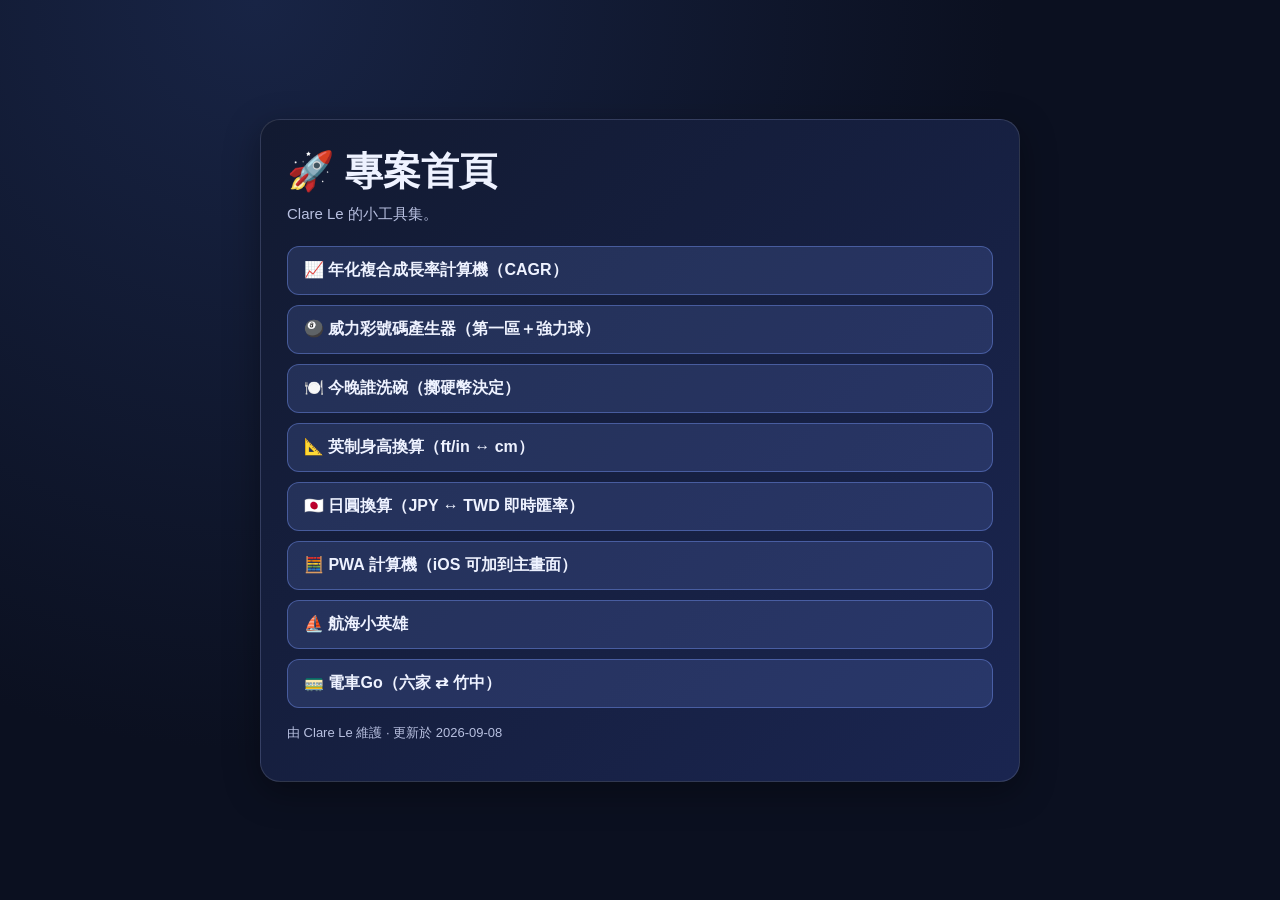
<file: index.html>
<!doctype html>
<html lang="zh-Hant">
<head>
  <meta charset="utf-8" />
  <meta name="viewport" content="width=device-width, initial-scale=1" />
  <title>Clare Le — 專案首頁</title>
  <style>
    :root {
      --bg: #0b1020;
      --card: #121a31;
      --card2: #1a2550;
      --text: #eef2ff;
      --muted: #b8c0e0;
    }
    * { box-sizing: border-box; }
    body {
      margin: 0;
      min-height: 100vh;
      font-family: -apple-system, BlinkMacSystemFont, "Segoe UI", Roboto, "Noto Sans TC", sans-serif;
      background: radial-gradient(circle at 20% 0%, #182445 0%, var(--bg) 55%);
      color: var(--text);
      display: grid;
      place-items: center;
      padding: 20px;
    }
    .wrap { width: min(760px, 100%); }
    .hero {
      background: linear-gradient(135deg, var(--card), var(--card2));
      border: 1px solid rgba(255,255,255,.12);
      border-radius: 20px;
      padding: 26px;
      box-shadow: 0 10px 35px rgba(0,0,0,.35);
    }
    h1 { margin: 0 0 8px; font-size: clamp(26px, 5vw, 38px); }
    .sub { margin: 0 0 22px; color: var(--muted); font-size: 15px; }
    .links { display: grid; gap: 10px; }
    .link {
      display: block;
      padding: 13px 16px;
      border-radius: 12px;
      background: rgba(124,155,255,.16);
      border: 1px solid rgba(124,155,255,.4);
      color: var(--text);
      text-decoration: none;
      font-weight: 600;
      transition: .15s ease;
    }
    .link:hover {
      transform: translateY(-1px);
      background: rgba(89,208,255,.2);
      border-color: rgba(89,208,255,.5);
    }
    .hint { margin-top: 16px; color: var(--muted); font-size: 13px; }
  </style>
</head>
<body>
  <main class="wrap">
    <section class="hero">
      <h1>🚀 專案首頁</h1>
      <p class="sub">Clare Le 的小工具集。</p>

      <div class="links">
        <a class="link" href="https://clare-le.github.io/cagr/">📈 年化複合成長率計算機（CAGR）</a>
        <a class="link" href="https://clare-le.github.io/lotto/">🎱 威力彩號碼產生器（第一區＋強力球）</a>
        <a class="link" href="https://clare-le.github.io/dishes/">🍽️ 今晚誰洗碗（擲硬幣決定）</a>
        <a class="link" href="https://clare-le.github.io/ft-to-cm/">📐 英制身高換算（ft/in ↔ cm）</a>
        <a class="link" href="https://clare-le.github.io/jpy/">🇯🇵 日圓換算（JPY ↔ TWD 即時匯率）</a>
        <a class="link" href="https://clare-le.github.io/pwa-calculator/">🧮 PWA 計算機（iOS 可加到主畫面）</a>
        <a class="link" href="/sailing/">⛵ 航海小英雄</a>
        <a class="link" href="/train-go/">🚃 電車Go（六家 ⇄ 竹中）</a>
      </div>

      <p class="hint">由 Clare Le 維護 · 更新於 2026-09-08</p>
    </section>
  </main>
</body>
</html>
</file>
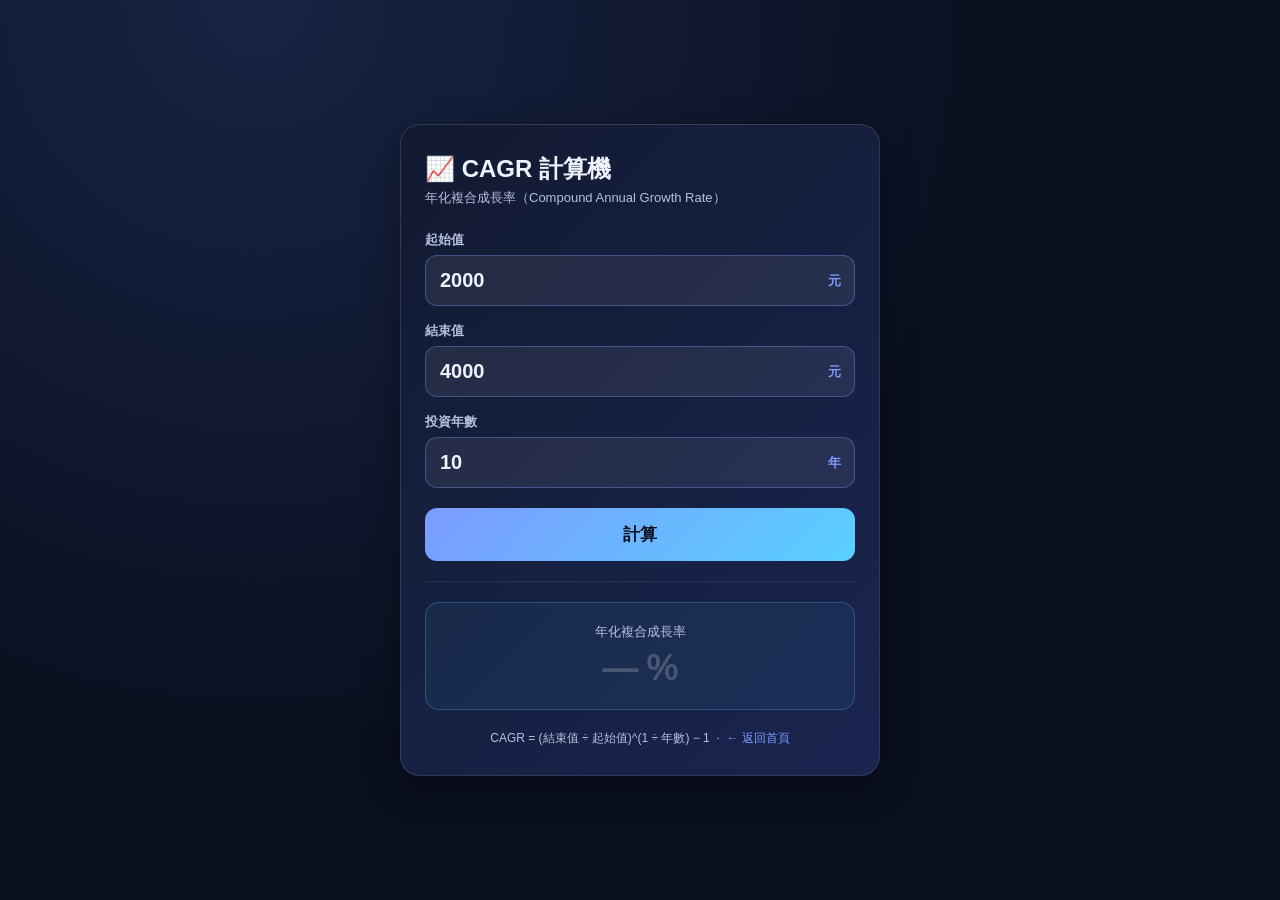
<file: cagr/index.html>
<!doctype html>
<html lang="zh-Hant">
<head>
  <meta charset="utf-8" />
  <meta name="viewport" content="width=device-width, initial-scale=1" />
  <title>年化複合成長率 CAGR 計算機</title>
  <style>
    :root {
      --bg: #0b1020;
      --card: #121a31;
      --card2: #1a2550;
      --text: #eef2ff;
      --muted: #b8c0e0;
      --accent: #7c9bff;
      --accent2: #59d0ff;
    }
    * { box-sizing: border-box; }
    body {
      margin: 0;
      min-height: 100vh;
      font-family: -apple-system, BlinkMacSystemFont, "Segoe UI", Roboto, "Noto Sans TC", sans-serif;
      background: radial-gradient(circle at 20% 0%, #182445 0%, var(--bg) 55%);
      color: var(--text);
      display: grid;
      place-items: center;
      padding: 20px;
    }
    .wrap { width: min(480px, 100%); }
    .card {
      background: linear-gradient(135deg, var(--card), var(--card2));
      border: 1px solid rgba(255,255,255,.12);
      border-radius: 20px;
      padding: 28px 24px;
      box-shadow: 0 10px 35px rgba(0,0,0,.35);
    }
    h1 { margin: 0 0 4px; font-size: 24px; }
    .sub { margin: 0 0 24px; font-size: 13px; color: var(--muted); }

    .field { margin-bottom: 16px; }
    label { display: block; font-size: 13px; color: var(--muted); margin-bottom: 6px; font-weight: 600; }
    .input-wrap {
      position: relative;
      display: flex;
      align-items: center;
    }
    .unit {
      position: absolute; right: 14px;
      font-size: 13px; font-weight: 700; color: var(--accent);
      pointer-events: none; user-select: none;
    }
    input[type="number"] {
      width: 100%;
      padding: 13px 52px 13px 14px;
      background: rgba(255,255,255,.07);
      border: 1px solid rgba(124,155,255,.35);
      border-radius: 12px;
      color: var(--text);
      font-size: 20px;
      font-weight: 700;
      outline: none;
      transition: border-color .15s;
      -moz-appearance: textfield;
    }
    input[type="number"]::-webkit-inner-spin-button,
    input[type="number"]::-webkit-outer-spin-button { -webkit-appearance: none; }
    input[type="number"]:focus { border-color: rgba(89,208,255,.6); }

    .divider {
      border: none;
      border-top: 1px solid rgba(255,255,255,.08);
      margin: 20px 0;
    }

    .result-box {
      background: rgba(89,208,255,.06);
      border: 1px solid rgba(89,208,255,.25);
      border-radius: 14px;
      padding: 20px;
      text-align: center;
    }
    .result-label { font-size: 13px; color: var(--muted); margin-bottom: 6px; }
    .result-value {
      font-size: 48px;
      font-weight: 800;
      color: var(--accent2);
      letter-spacing: -1px;
    }
    .result-value.negative { color: #ff7c7c; }
    .result-value.empty { color: rgba(255,255,255,.2); font-size: 36px; }

    .formula {
      margin-top: 12px;
      font-size: 12px;
      color: var(--muted);
      text-align: center;
    }

    .btn {
      display: block;
      width: 100%;
      margin: 20px 0 0;
      padding: 15px;
      border: none;
      border-radius: 12px;
      background: linear-gradient(135deg, var(--accent), var(--accent2));
      color: #0b1020;
      font-size: 17px;
      font-weight: 800;
      cursor: pointer;
      transition: opacity .15s, transform .1s;
    }
    .btn:hover { opacity: .9; transform: translateY(-1px); }
    .btn:active { transform: translateY(0); }

    .footer { margin-top: 20px; font-size: 12px; color: var(--muted); text-align: center; }
    .footer a { color: var(--accent); text-decoration: none; }
    .footer a:hover { text-decoration: underline; }
  </style>
</head>
<body>
<main class="wrap">
  <div class="card">
    <h1>📈 CAGR 計算機</h1>
    <p class="sub">年化複合成長率（Compound Annual Growth Rate）</p>

    <div class="field">
      <label>起始值</label>
      <div class="input-wrap">
        <input type="number" id="start" value="2000" min="0" />
        <span class="unit">元</span>
      </div>
    </div>

    <div class="field">
      <label>結束值</label>
      <div class="input-wrap">
        <input type="number" id="end" value="4000" min="0" />
        <span class="unit">元</span>
      </div>
    </div>

    <div class="field">
      <label>投資年數</label>
      <div class="input-wrap">
        <input type="number" id="years" value="10" min="0.01" step="0.5" />
        <span class="unit">年</span>
      </div>
    </div>

    <button class="btn" id="calcBtn">計算</button>

    <hr class="divider" />

    <div class="result-box">
      <div class="result-label">年化複合成長率</div>
      <div class="result-value empty" id="result">— %</div>
    </div>

    <div class="formula" id="formula"></div>

    <div class="footer">
      CAGR = (結束值 ÷ 起始值)^(1 ÷ 年數) − 1 &nbsp;·&nbsp;
      <a href="https://clare-le.github.io">← 返回首頁</a>
    </div>
  </div>
</main>

<script>
  const startEl = document.getElementById('start');
  const endEl = document.getElementById('end');
  const yearsEl = document.getElementById('years');
  const resultEl = document.getElementById('result');
  const formulaEl = document.getElementById('formula');

  function calc() {
    const s = parseFloat(startEl.value);
    const e = parseFloat(endEl.value);
    const y = parseFloat(yearsEl.value);

    if (isNaN(s) || isNaN(e) || isNaN(y) || s <= 0 || e <= 0 || y <= 0) {
      resultEl.textContent = '— %';
      resultEl.className = 'result-value empty';
      formulaEl.textContent = '';
      return;
    }

    const cagr = Math.pow(e / s, 1 / y) - 1;
    const pct = (cagr * 100).toFixed(2);

    resultEl.textContent = (cagr >= 0 ? '+' : '') + pct + ' %';
    resultEl.className = 'result-value' + (cagr < 0 ? ' negative' : '');

    const gain = e - s;
    const gainSign = gain >= 0 ? '+' : '';
    formulaEl.textContent = `總報酬 ${gainSign}${((e/s - 1)*100).toFixed(1)}%，${y} 年，總損益 ${gainSign}${gain.toLocaleString()} 元`;
  }

  document.getElementById('calcBtn').addEventListener('click', calc);
  [startEl, endEl, yearsEl].forEach(el => el.addEventListener('keydown', e => { if (e.key === 'Enter') calc(); }));
</script>
</body>
</html>
</file>
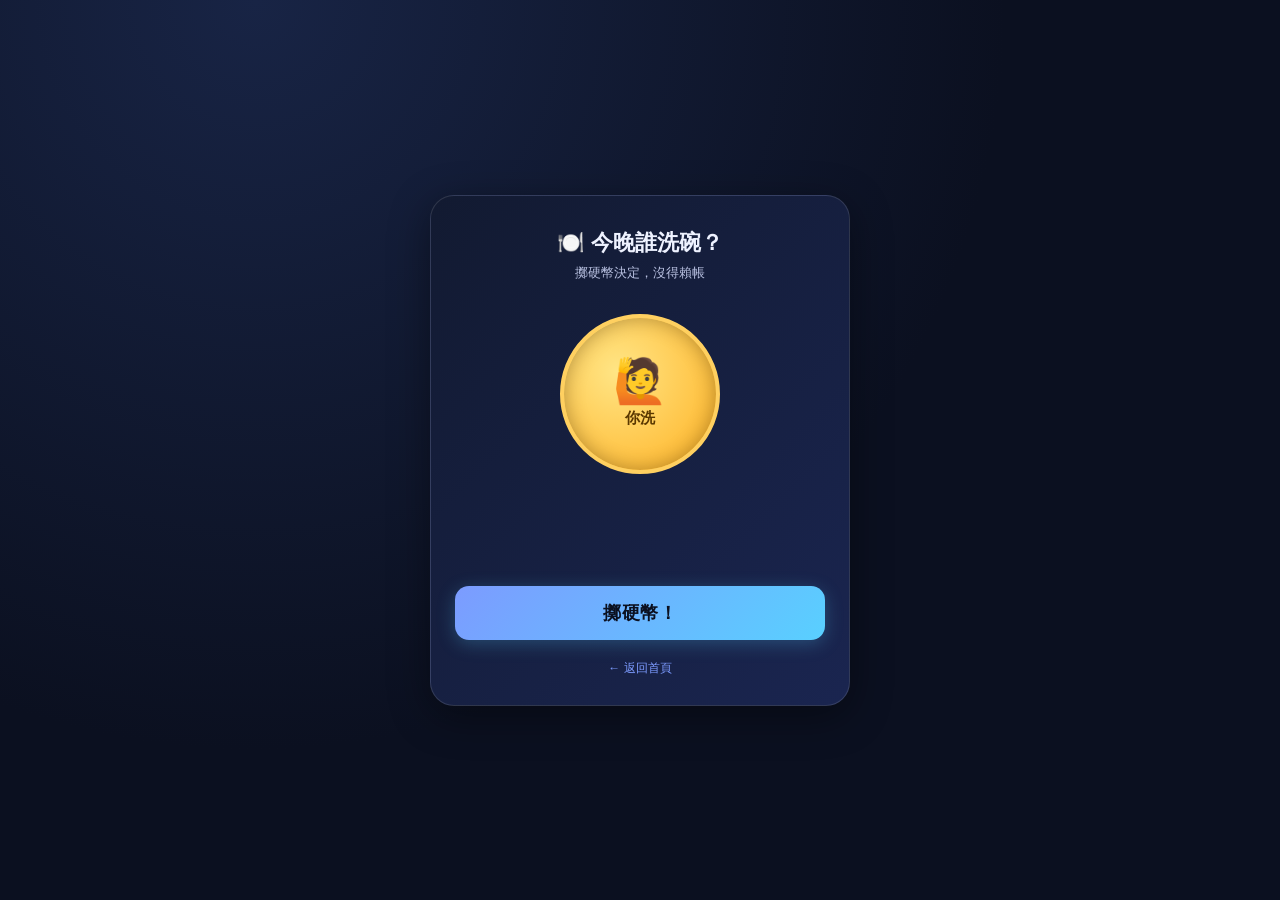
<file: dishes/index.html>
<!doctype html>
<html lang="zh-Hant">
<head>
  <meta charset="utf-8" />
  <meta name="viewport" content="width=device-width, initial-scale=1" />
  <title>今晚誰洗碗？</title>
  <style>
    :root {
      --bg: #0b1020;
      --card: #121a31;
      --card2: #1a2550;
      --text: #eef2ff;
      --muted: #b8c0e0;
      --accent: #7c9bff;
      --accent2: #59d0ff;
      --gold: #ffd060;
      --gold2: #ffb020;
    }
    * { box-sizing: border-box; margin: 0; padding: 0; }
    body {
      min-height: 100vh;
      font-family: -apple-system, BlinkMacSystemFont, "Segoe UI", Roboto, "Noto Sans TC", sans-serif;
      background: radial-gradient(circle at 20% 0%, #182445 0%, var(--bg) 55%);
      color: var(--text);
      display: grid;
      place-items: center;
      padding: 20px;
    }
    .wrap { width: min(420px, 100%); }
    .card {
      background: linear-gradient(135deg, var(--card), var(--card2));
      border: 1px solid rgba(255,255,255,.12);
      border-radius: 24px;
      padding: 32px 24px 28px;
      box-shadow: 0 10px 40px rgba(0,0,0,.4);
      text-align: center;
    }
    h1 { font-size: 22px; margin-bottom: 6px; }
    .sub { font-size: 13px; color: var(--muted); margin-bottom: 32px; }

    /* Coin */
    .coin-wrap {
      perspective: 600px;
      width: 160px;
      height: 160px;
      margin: 0 auto 32px;
    }
    .coin {
      width: 160px;
      height: 160px;
      position: relative;
      transform-style: preserve-3d;
      transition: none;
    }
    .coin.spinning {
      animation: spin-fast var(--spin-dur, 0.12s) linear infinite;
    }
    .coin.landing {
      animation: spin-slow 1.4s cubic-bezier(.2,.8,.4,1) forwards;
    }
    @keyframes spin-fast {
      from { transform: rotateY(0deg); }
      to   { transform: rotateY(360deg); }
    }
    @keyframes spin-slow {
      0%   { transform: rotateY(0deg); }
      100% { transform: rotateY(var(--final-rot, 1800deg)); }
    }

    .face {
      position: absolute;
      inset: 0;
      border-radius: 50%;
      display: flex;
      flex-direction: column;
      align-items: center;
      justify-content: center;
      backface-visibility: hidden;
      -webkit-backface-visibility: hidden;
      font-weight: 800;
      gap: 6px;
      border: 4px solid;
      box-shadow: inset 0 0 20px rgba(0,0,0,.3);
    }
    .face-front {
      background: radial-gradient(circle at 35% 35%, #ffe585, var(--gold2));
      border-color: var(--gold);
      color: #5a3800;
    }
    .face-back {
      background: radial-gradient(circle at 35% 35%, #b0c8ff, #5070c0);
      border-color: #99b8ff;
      color: #0b1844;
      transform: rotateY(180deg);
    }
    .face-emoji { font-size: 44px; line-height: 1; }
    .face-label { font-size: 15px; letter-spacing: .5px; }

    /* Result overlay */
    .result-wrap {
      min-height: 56px;
      margin-bottom: 24px;
      display: flex;
      align-items: center;
      justify-content: center;
    }
    .result {
      font-size: 28px;
      font-weight: 800;
      opacity: 0;
      transform: scale(.7);
      transition: opacity .4s ease, transform .4s ease;
      text-align: center;
      line-height: 1.3;
    }
    .result.show {
      opacity: 1;
      transform: scale(1);
    }
    .result.you  { color: #ff7a7a; }
    .result.them { color: var(--accent2); }

    /* Button */
    .btn {
      width: 100%;
      padding: 15px;
      border-radius: 14px;
      border: none;
      font-size: 18px;
      font-weight: 700;
      cursor: pointer;
      transition: .15s ease;
      letter-spacing: .5px;
    }
    .btn:not(:disabled) {
      background: linear-gradient(135deg, var(--accent), var(--accent2));
      color: #0b1020;
      box-shadow: 0 4px 18px rgba(89,208,255,.25);
    }
    .btn:not(:disabled):hover {
      transform: translateY(-1px);
      box-shadow: 0 6px 22px rgba(89,208,255,.35);
    }
    .btn:not(:disabled):active { transform: translateY(0); }
    .btn:disabled {
      background: rgba(124,155,255,.12);
      color: var(--muted);
      cursor: not-allowed;
    }

    .footer { margin-top: 20px; font-size: 12px; color: var(--muted); }
    .footer a { color: var(--accent); text-decoration: none; }
    .footer a:hover { text-decoration: underline; }

    /* Confetti burst (simple CSS particles) */
    .confetti-area {
      position: fixed; inset: 0;
      pointer-events: none;
      overflow: hidden;
    }
    .dot {
      position: absolute;
      width: 8px; height: 8px;
      border-radius: 50%;
      opacity: 0;
    }
    .dot.burst {
      animation: confetti-fall 1.2s ease-out forwards;
    }
    @keyframes confetti-fall {
      0%   { opacity: 1; transform: translate(var(--dx0), var(--dy0)) scale(1); }
      100% { opacity: 0; transform: translate(var(--dx1), var(--dy1)) scale(.3); }
    }
  </style>
</head>
<body>
<div class="confetti-area" id="confetti"></div>
<main class="wrap">
  <div class="card">
    <h1>🍽️ 今晚誰洗碗？</h1>
    <p class="sub">擲硬幣決定，沒得賴帳</p>

    <div class="coin-wrap">
      <div class="coin" id="coin">
        <div class="face face-front">
          <span class="face-emoji">🙋</span>
          <span class="face-label">你洗</span>
        </div>
        <div class="face face-back">
          <span class="face-emoji">🙋</span>
          <span class="face-label">對方洗</span>
        </div>
      </div>
    </div>

    <div class="result-wrap">
      <div class="result" id="result"></div>
    </div>

    <button class="btn" id="btn">擲硬幣！</button>

    <div class="footer" style="margin-top:20px">
      <a href="https://clare-le.github.io">← 返回首頁</a>
    </div>
  </div>
</main>

<script>
  const coin    = document.getElementById('coin');
  const btn     = document.getElementById('btn');
  const result  = document.getElementById('result');
  const confetti= document.getElementById('confetti');

  let spinning = false;

  btn.addEventListener('click', () => {
    if (spinning) return;
    spinning = true;
    btn.disabled = true;

    // Reset result
    result.classList.remove('show','you','them');
    result.textContent = '';

    // Pick outcome
    const youWash = Math.random() < 0.66;

    // Fast spin phase (randomize duration 1.5~2.5s)
    const fastMs = 1500 + Math.random() * 1000;
    coin.style.setProperty('--spin-dur', '0.12s');
    coin.classList.remove('landing');
    coin.classList.add('spinning');

    setTimeout(() => {
      // Switch to landing animation
      coin.classList.remove('spinning');

      // Final rotation: land on front (you) = multiple of 360, back (them) = 180 + multiple of 360
      // We do a big spin + land
      const spins = 6 + Math.floor(Math.random() * 4); // 6-9 full rotations
      const finalRot = spins * 360 + (youWash ? 0 : 180);
      coin.style.setProperty('--final-rot', finalRot + 'deg');
      coin.classList.add('landing');

      // Show result after landing (1.4s)
      setTimeout(() => {
        if (youWash) {
          result.textContent = '😅 今晚你洗碗！';
          result.className = 'result you';
        } else {
          result.textContent = '😎 對方洗碗！';
          result.className = 'result them';
        }
        result.classList.add('show');
        burst(youWash ? '#ff7a7a' : '#59d0ff');

        btn.textContent = '再擲一次';
        btn.disabled = false;
        spinning = false;
      }, 1500);
    }, fastMs);
  });

  function burst(color) {
    const cx = window.innerWidth / 2;
    const cy = window.innerHeight / 2;
    const colors = [color, '#ffd060', '#b8c0e0', '#7c9bff'];
    for (let i = 0; i < 28; i++) {
      const el = document.createElement('div');
      el.className = 'dot';
      const angle = (Math.random() * Math.PI * 2);
      const dist  = 60 + Math.random() * 140;
      const dx0 = (Math.random() - .5) * 20 + 'px';
      const dy0 = (Math.random() - .5) * 20 + 'px';
      const dx1 = Math.cos(angle) * dist + 'px';
      const dy1 = Math.sin(angle) * dist + 'px';
      el.style.cssText = `
        left:${cx}px; top:${cy}px;
        background:${colors[i % colors.length]};
        --dx0:${dx0}; --dy0:${dy0};
        --dx1:${dx1}; --dy1:${dy1};
      `;
      confetti.appendChild(el);
      requestAnimationFrame(() => el.classList.add('burst'));
      setTimeout(() => el.remove(), 1300);
    }
  }
</script>
</body>
</html>
</file>
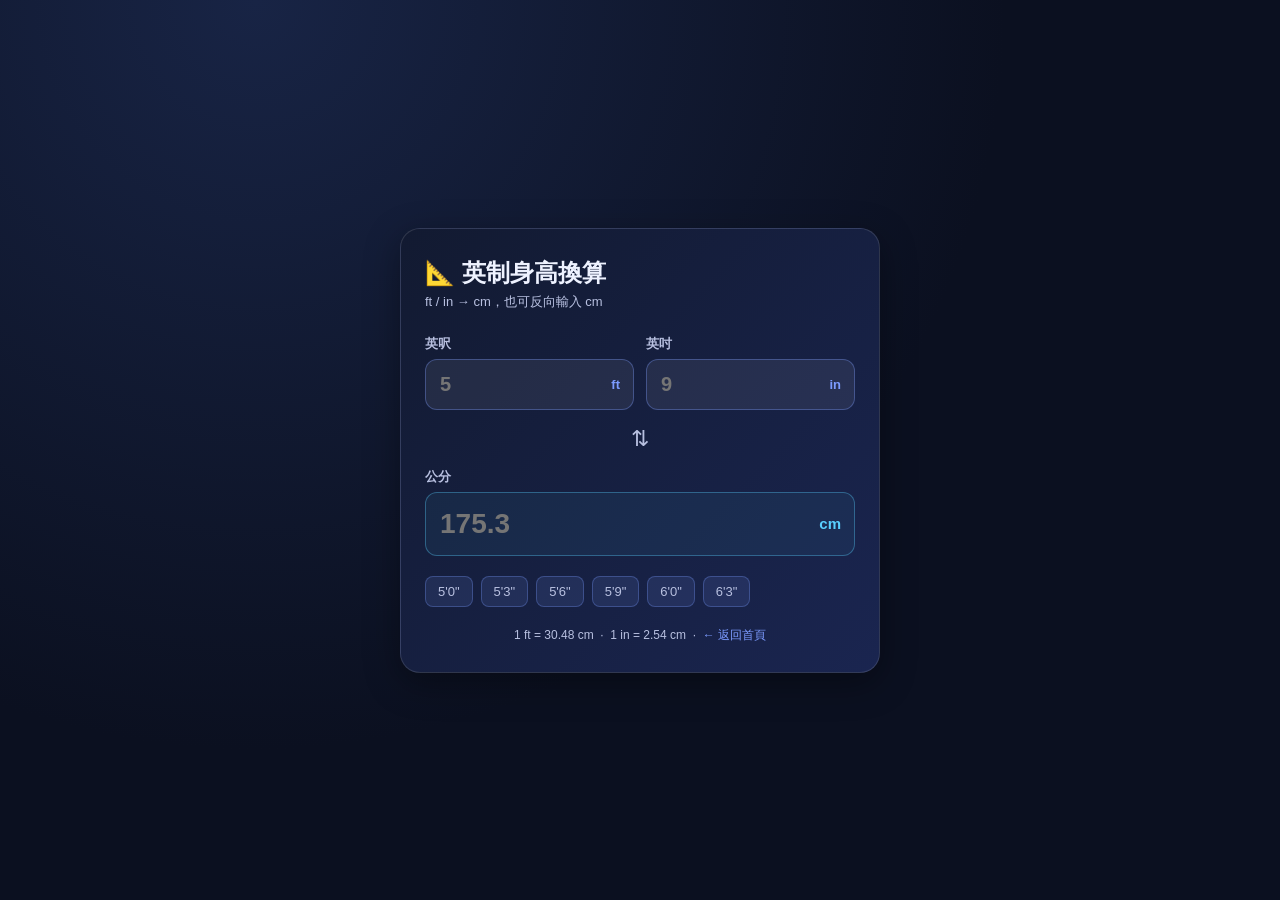
<file: ft-to-cm/index.html>
<!doctype html>
<html lang="zh-Hant">
<head>
  <meta charset="utf-8" />
  <meta name="viewport" content="width=device-width, initial-scale=1" />
  <title>英制身高換算 ft/in → cm</title>
  <style>
    :root {
      --bg: #0b1020;
      --card: #121a31;
      --card2: #1a2550;
      --text: #eef2ff;
      --muted: #b8c0e0;
      --accent: #7c9bff;
      --accent2: #59d0ff;
    }
    * { box-sizing: border-box; }
    body {
      margin: 0;
      min-height: 100vh;
      font-family: -apple-system, BlinkMacSystemFont, "Segoe UI", Roboto, "Noto Sans TC", sans-serif;
      background: radial-gradient(circle at 20% 0%, #182445 0%, var(--bg) 55%);
      color: var(--text);
      display: grid;
      place-items: center;
      padding: 20px;
    }
    .wrap { width: min(480px, 100%); }
    .card {
      background: linear-gradient(135deg, var(--card), var(--card2));
      border: 1px solid rgba(255,255,255,.12);
      border-radius: 20px;
      padding: 28px 24px;
      box-shadow: 0 10px 35px rgba(0,0,0,.35);
    }
    h1 { margin: 0 0 4px; font-size: 24px; }
    .sub { margin: 0 0 24px; font-size: 13px; color: var(--muted); }

    .row {
      display: flex;
      gap: 12px;
      margin-bottom: 16px;
    }
    .field { flex: 1; }
    label { display: block; font-size: 13px; color: var(--muted); margin-bottom: 6px; font-weight: 600; }
    .input-wrap {
      position: relative;
      display: flex;
      align-items: center;
    }
    .unit {
      position: absolute; right: 14px;
      font-size: 13px; font-weight: 700; color: var(--accent);
      pointer-events: none; user-select: none;
    }
    input[type="number"] {
      width: 100%;
      padding: 13px 42px 13px 14px;
      background: rgba(255,255,255,.07);
      border: 1px solid rgba(124,155,255,.35);
      border-radius: 12px;
      color: var(--text);
      font-size: 20px;
      font-weight: 700;
      outline: none;
      transition: border-color .15s;
      -moz-appearance: textfield;
    }
    input[type="number"]::-webkit-inner-spin-button,
    input[type="number"]::-webkit-outer-spin-button { -webkit-appearance: none; }
    input[type="number"]:focus { border-color: rgba(89,208,255,.6); }

    .divider {
      text-align: center;
      color: var(--muted);
      font-size: 22px;
      margin: 4px 0 16px;
    }

    .field-cm .input-wrap input {
      font-size: 28px;
      padding: 15px 52px 15px 14px;
      background: rgba(89,208,255,.06);
      border-color: rgba(89,208,255,.35);
    }
    .field-cm .input-wrap input:focus { border-color: rgba(89,208,255,.6); }
    .field-cm .unit { font-size: 15px; color: var(--accent2); }

    .presets { display: flex; gap: 8px; flex-wrap: wrap; margin-top: 20px; }
    .preset {
      padding: 7px 12px;
      border-radius: 8px;
      background: rgba(124,155,255,.12);
      border: 1px solid rgba(124,155,255,.3);
      color: var(--muted);
      font-size: 13px;
      cursor: pointer;
      transition: .15s;
    }
    .preset:hover { background: rgba(89,208,255,.18); color: var(--text); }

    .footer { margin-top: 20px; font-size: 12px; color: var(--muted); text-align: center; }
    .footer a { color: var(--accent); text-decoration: none; }
    .footer a:hover { text-decoration: underline; }
  </style>
</head>
<body>
<main class="wrap">
  <div class="card">
    <h1>📐 英制身高換算</h1>
    <p class="sub">ft / in → cm，也可反向輸入 cm</p>

    <div class="row">
      <div class="field">
        <label>英呎</label>
        <div class="input-wrap">
          <input type="number" id="ft" placeholder="5" min="0" max="9" />
          <span class="unit">ft</span>
        </div>
      </div>
      <div class="field">
        <label>英吋</label>
        <div class="input-wrap">
          <input type="number" id="in" placeholder="9" min="0" max="11" />
          <span class="unit">in</span>
        </div>
      </div>
    </div>

    <div class="divider">⇅</div>

    <div class="field field-cm">
      <label>公分</label>
      <div class="input-wrap">
        <input type="number" id="cm" placeholder="175.3" min="0" />
        <span class="unit">cm</span>
      </div>
    </div>

    <div class="presets" id="presets"></div>

    <div class="footer">
      1 ft = 30.48 cm &nbsp;·&nbsp; 1 in = 2.54 cm &nbsp;·&nbsp;
      <a href="https://clare-le.github.io">← 返回首頁</a>
    </div>
  </div>
</main>

<script>
  const ftEl = document.getElementById('ft');
  const inEl = document.getElementById('in');
  const cmEl = document.getElementById('cm');

  function ftInToCm(ft, inch) {
    return (ft * 12 + inch) * 2.54;
  }
  function cmToFtIn(cm) {
    const totalIn = cm / 2.54;
    const ft = Math.floor(totalIn / 12);
    const inch = totalIn - ft * 12;
    return { ft, inch };
  }

  function calcFromFtIn() {
    const ft = parseFloat(ftEl.value) || 0;
    const inch = parseFloat(inEl.value) || 0;
    if (ftEl.value === '' && inEl.value === '') { cmEl.value = ''; return; }
    cmEl.value = ftInToCm(ft, inch).toFixed(1);
  }

  function calcFromCm() {
    const cm = parseFloat(cmEl.value);
    if (isNaN(cm)) { ftEl.value = ''; inEl.value = ''; return; }
    const { ft, inch } = cmToFtIn(cm);
    ftEl.value = ft;
    inEl.value = inch.toFixed(1);
  }

  ftEl.addEventListener('input', calcFromFtIn);
  inEl.addEventListener('input', calcFromFtIn);
  cmEl.addEventListener('input', calcFromCm);

  // Presets: common heights
  const presets = [
    { ft: 5, inch: 0 },
    { ft: 5, inch: 3 },
    { ft: 5, inch: 6 },
    { ft: 5, inch: 9 },
    { ft: 6, inch: 0 },
    { ft: 6, inch: 3 },
  ];
  const presetsEl = document.getElementById('presets');
  presets.forEach(({ ft, inch }) => {
    const btn = document.createElement('button');
    btn.className = 'preset';
    btn.textContent = `${ft}'${inch}"`;
    btn.onclick = () => {
      ftEl.value = ft;
      inEl.value = inch;
      calcFromFtIn();
    };
    presetsEl.appendChild(btn);
  });
</script>
</body>
</html>
</file>
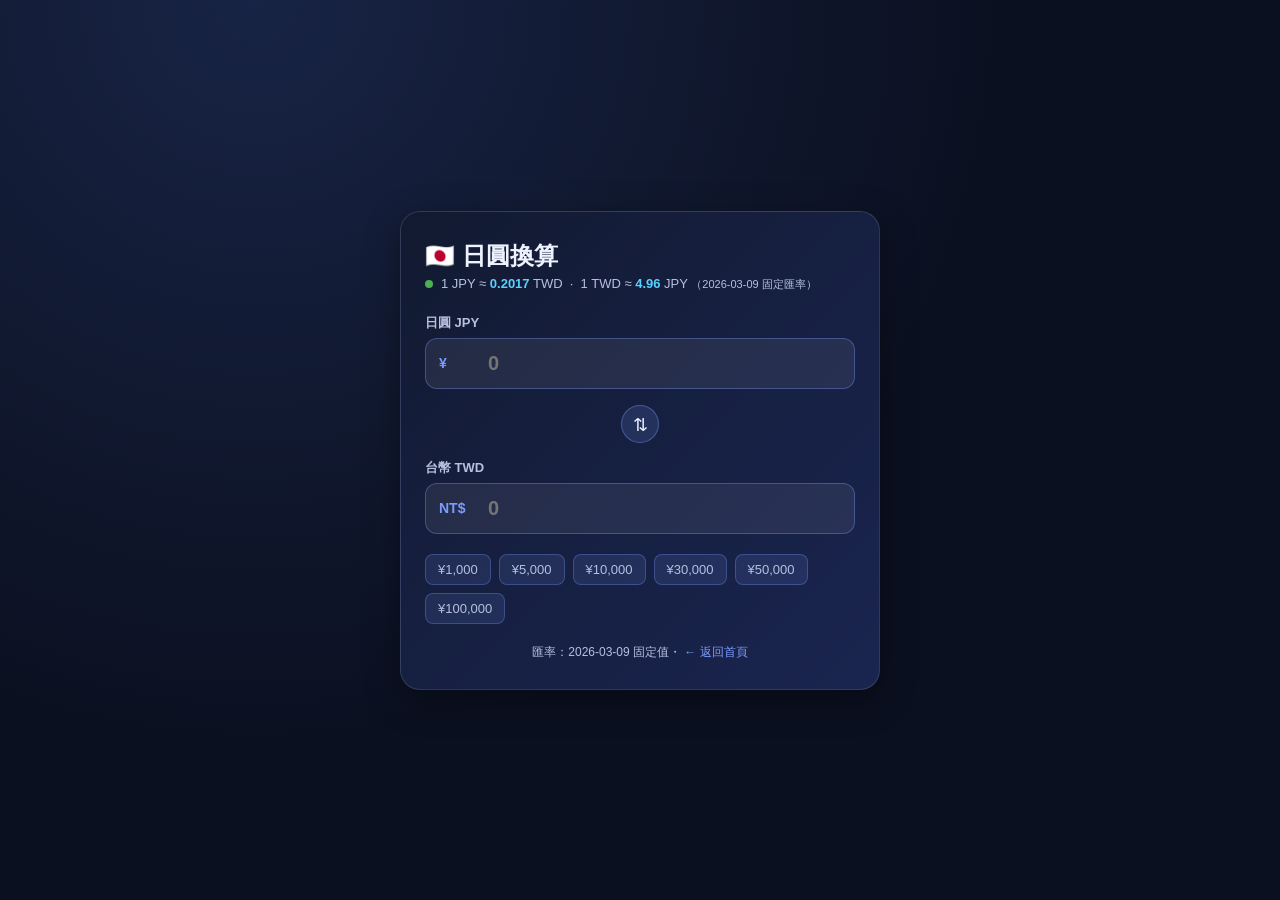
<file: jpy/index.html>
<!doctype html>
<html lang="zh-Hant">
<head>
  <meta charset="utf-8" />
  <meta name="viewport" content="width=device-width, initial-scale=1" />
  <title>日圓換算 JPY ↔ TWD</title>
  <style>
    :root {
      --bg: #0b1020;
      --card: #121a31;
      --card2: #1a2550;
      --text: #eef2ff;
      --muted: #b8c0e0;
      --accent: #7c9bff;
      --accent2: #59d0ff;
    }
    * { box-sizing: border-box; }
    body {
      margin: 0;
      min-height: 100vh;
      font-family: -apple-system, BlinkMacSystemFont, "Segoe UI", Roboto, "Noto Sans TC", sans-serif;
      background: radial-gradient(circle at 20% 0%, #182445 0%, var(--bg) 55%);
      color: var(--text);
      display: grid;
      place-items: center;
      padding: 20px;
    }
    .wrap { width: min(480px, 100%); }
    .card {
      background: linear-gradient(135deg, var(--card), var(--card2));
      border: 1px solid rgba(255,255,255,.12);
      border-radius: 20px;
      padding: 28px 24px;
      box-shadow: 0 10px 35px rgba(0,0,0,.35);
    }
    h1 { margin: 0 0 4px; font-size: 24px; }
    .rate-bar {
      margin: 0 0 22px;
      font-size: 13px;
      color: var(--muted);
      display: flex;
      align-items: center;
      gap: 8px;
    }
    .rate-val { color: var(--accent2); font-weight: 700; }
    .dot {
      width: 8px; height: 8px; border-radius: 50%;
      background: #4caf50; flex-shrink: 0;
    }
    .dot.loading { background: var(--muted); animation: pulse 1s infinite; }
    .dot.error   { background: #f44336; }
    @keyframes pulse { 0%,100%{opacity:1} 50%{opacity:.3} }

    .field { margin-bottom: 16px; }
    label { display: block; font-size: 13px; color: var(--muted); margin-bottom: 6px; font-weight: 600; }
    .input-wrap {
      position: relative;
      display: flex;
      align-items: center;
    }
    .currency {
      position: absolute; left: 14px;
      font-size: 14px; font-weight: 700; color: var(--accent);
      pointer-events: none; user-select: none;
    }
    input[type="number"] {
      width: 100%;
      padding: 13px 14px 13px 62px;
      background: rgba(255,255,255,.07);
      border: 1px solid rgba(124,155,255,.35);
      border-radius: 12px;
      color: var(--text);
      font-size: 20px;
      font-weight: 700;
      outline: none;
      transition: border-color .15s;
      -moz-appearance: textfield;
    }
    input[type="number"]::-webkit-inner-spin-button,
    input[type="number"]::-webkit-outer-spin-button { -webkit-appearance: none; }
    input[type="number"]:focus { border-color: rgba(89,208,255,.6); }

    .swap-btn {
      display: block;
      margin: 0 auto 16px;
      background: rgba(124,155,255,.15);
      border: 1px solid rgba(124,155,255,.4);
      border-radius: 50%;
      width: 38px; height: 38px;
      cursor: pointer;
      font-size: 18px;
      line-height: 36px;
      text-align: center;
      color: var(--text);
      transition: background .15s, transform .15s;
    }
    .swap-btn:hover { background: rgba(89,208,255,.2); transform: rotate(180deg); }

    .presets { display: flex; gap: 8px; flex-wrap: wrap; margin-top: 20px; }
    .preset {
      padding: 7px 12px;
      border-radius: 8px;
      background: rgba(124,155,255,.12);
      border: 1px solid rgba(124,155,255,.3);
      color: var(--muted);
      font-size: 13px;
      cursor: pointer;
      transition: .15s;
    }
    .preset:hover { background: rgba(89,208,255,.18); color: var(--text); }

    .fee-row {
      margin-top: 8px;
      padding: 9px 14px;
      border-radius: 10px;
      background: rgba(255,180,0,.08);
      border: 1px solid rgba(255,180,0,.25);
      font-size: 13px;
      color: var(--muted);
      display: flex;
      justify-content: space-between;
      align-items: center;
    }
    .fee-row .fee-amt { color: #ffd060; font-weight: 700; font-size: 15px; }

    .footer { margin-top: 20px; font-size: 12px; color: var(--muted); text-align: center; }
    .footer a { color: var(--accent); text-decoration: none; }
    .footer a:hover { text-decoration: underline; }
  </style>
</head>
<body>
<main class="wrap">
  <div class="card">
    <h1>🇯🇵 日圓換算</h1>
    <div class="rate-bar">
      <span class="dot loading" id="dot"></span>
      <span id="rate-text">載入匯率中…</span>
    </div>

    <div class="field">
      <label>日圓 JPY</label>
      <div class="input-wrap">
        <span class="currency">¥</span>
        <input type="number" id="jpy" placeholder="0" min="0" />
      </div>
    </div>

    <button class="swap-btn" id="swap" title="互換">⇅</button>

    <div class="field">
      <label>台幣 TWD</label>
      <div class="input-wrap">
        <span class="currency">NT$</span>
        <input type="number" id="twd" placeholder="0" min="0" />
      </div>
    </div>

    <div class="fee-row" id="fee-row" style="display:none">
      <span>含 1.5% 海外手續費</span>
      <span class="fee-amt" id="fee-amt"></span>
    </div>

    <div class="presets" id="presets">
      <!-- 動態插入 JPY 快選 -->
    </div>

    <div class="footer">
      匯率：2026-03-09 固定值・
      <a href="https://clare-le.github.io">← 返回首頁</a>
    </div>
  </div>
</main>

<script>
  const jpyInput = document.getElementById('jpy');
  const twdInput = document.getElementById('twd');
  const dot      = document.getElementById('dot');
  const rateText = document.getElementById('rate-text');
  const presetsEl= document.getElementById('presets');
  const feeRow   = document.getElementById('fee-row');
  const feeAmt   = document.getElementById('fee-amt');
  const FEE = 0.015;

  let rate = 0.201666;  // 1 JPY = ? TWD（2026-03-09）
  let lastEdited = 'jpy';

  function fetchRate() {
    dot.className = 'dot';
    rateText.innerHTML = `1 JPY ≈ <span class="rate-val">${rate.toFixed(4)}</span> TWD &nbsp;·&nbsp; 1 TWD ≈ <span class="rate-val">${(1/rate).toFixed(2)}</span> JPY <span style="color:var(--muted);font-size:11px">（2026-03-09 固定匯率）</span>`;
    buildPresets();
  }

  function buildPresets() {
    const amounts = [1000, 5000, 10000, 30000, 50000, 100000];
    presetsEl.innerHTML = '';
    amounts.forEach(a => {
      const btn = document.createElement('button');
      btn.className = 'preset';
      btn.textContent = `¥${a.toLocaleString()}`;
      btn.onclick = () => { jpyInput.value = a; calc('jpy'); };
      presetsEl.appendChild(btn);
    });
  }

  function calc(from) {
    if (!rate) return;
    if (from === 'jpy') {
      const v = parseFloat(jpyInput.value);
      const twd = isNaN(v) ? NaN : v * rate;
      twdInput.value = isNaN(twd) ? '' : twd.toFixed(0);
      updateFee(twd);
    } else {
      const v = parseFloat(twdInput.value);
      jpyInput.value = isNaN(v) ? '' : (v / rate).toFixed(0);
      updateFee(v);
    }
  }

  function updateFee(twd) {
    if (isNaN(twd) || twd <= 0) { feeRow.style.display = 'none'; return; }
    const total = twd * (1 + FEE);
    feeAmt.textContent = `NT$ ${Math.ceil(total).toLocaleString()}`;
    feeRow.style.display = 'flex';
  }

  jpyInput.addEventListener('input', () => { lastEdited = 'jpy'; calc('jpy'); });
  twdInput.addEventListener('input', () => { lastEdited = 'twd'; calc('twd'); });

  document.getElementById('swap').addEventListener('click', () => {
    [jpyInput.value, twdInput.value] = [twdInput.value, jpyInput.value];
    lastEdited = lastEdited === 'jpy' ? 'twd' : 'jpy';
    calc(lastEdited);
  });

  fetchRate();
</script>
</body>
</html>
</file>
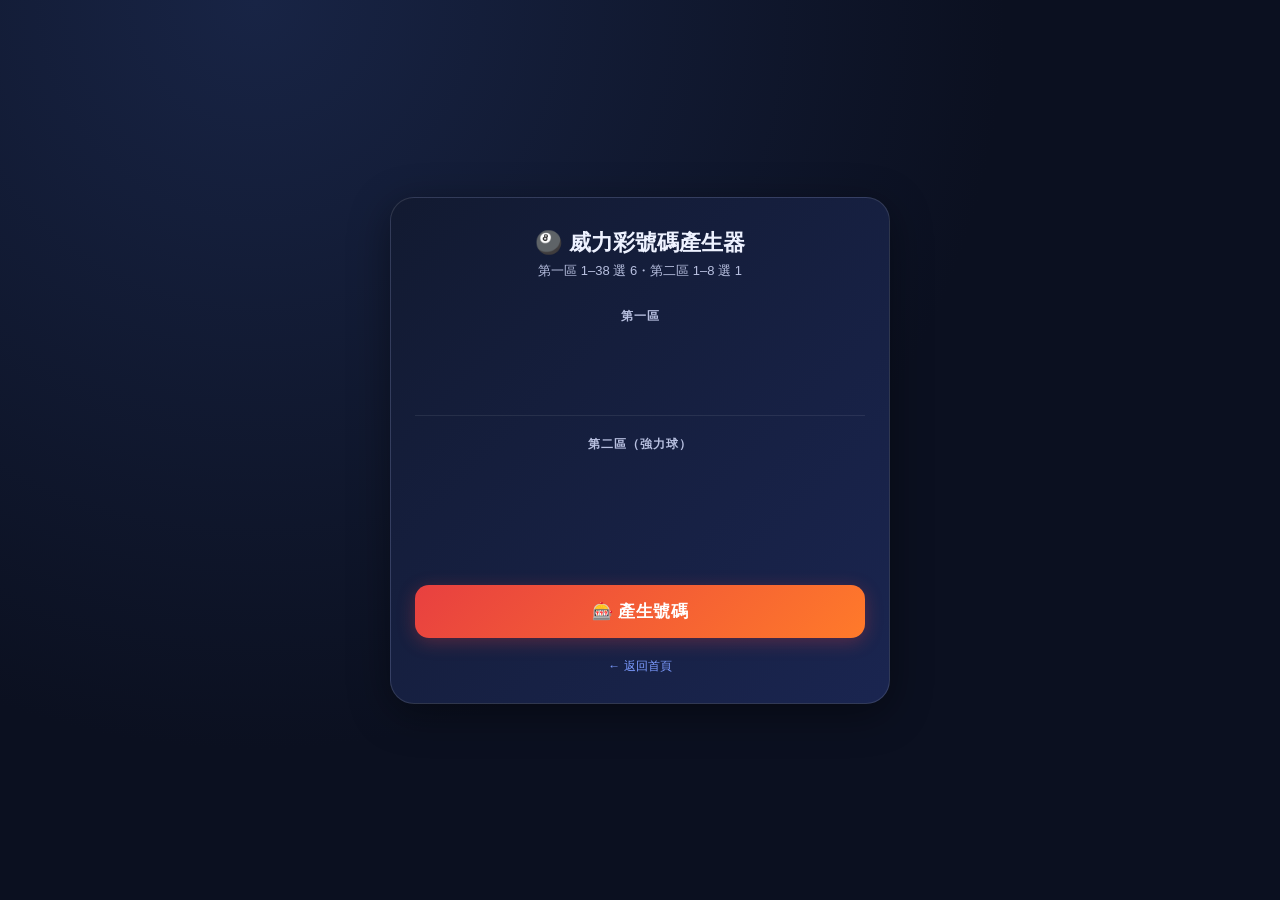
<file: lotto/index.html>
<!doctype html>
<html lang="zh-Hant">
<head>
  <meta charset="utf-8" />
  <meta name="viewport" content="width=device-width, initial-scale=1" />
  <title>威力彩號碼產生器</title>
  <style>
    :root {
      --bg: #0b1020;
      --card: #121a31;
      --card2: #1a2550;
      --text: #eef2ff;
      --muted: #b8c0e0;
      --accent: #7c9bff;
      --accent2: #59d0ff;
    }
    * { box-sizing: border-box; margin: 0; padding: 0; }
    body {
      min-height: 100vh;
      font-family: -apple-system, BlinkMacSystemFont, "Segoe UI", Roboto, "Noto Sans TC", sans-serif;
      background: radial-gradient(circle at 20% 0%, #182445 0%, var(--bg) 55%);
      color: var(--text);
      display: grid;
      place-items: center;
      padding: 20px;
    }
    .wrap { width: min(500px, 100%); }
    .card {
      background: linear-gradient(135deg, var(--card), var(--card2));
      border: 1px solid rgba(255,255,255,.12);
      border-radius: 24px;
      padding: 30px 24px 28px;
      box-shadow: 0 10px 40px rgba(0,0,0,.4);
      text-align: center;
    }
    h1 { font-size: 22px; margin-bottom: 4px; }
    .sub { font-size: 13px; color: var(--muted); margin-bottom: 28px; }

    /* Zone labels */
    .zone-label {
      font-size: 12px;
      font-weight: 700;
      color: var(--muted);
      letter-spacing: 1px;
      margin-bottom: 12px;
      text-transform: uppercase;
    }

    /* Balls container */
    .zone1 {
      display: flex;
      justify-content: center;
      gap: 10px;
      flex-wrap: wrap;
      margin-bottom: 20px;
    }
    .zone2-wrap {
      display: flex;
      flex-direction: column;
      align-items: center;
      margin-bottom: 28px;
    }

    /* Ball base */
    .ball {
      width: 58px;
      height: 58px;
      border-radius: 50%;
      display: flex;
      align-items: center;
      justify-content: center;
      font-size: 20px;
      font-weight: 900;
      position: relative;
      opacity: 0;
      transform: scale(0) translateY(-30px);
      transition: none;
      flex-shrink: 0;
      user-select: none;
    }
    .ball.show {
      animation: ball-drop .5s cubic-bezier(.2,1.4,.4,1) forwards;
    }
    @keyframes ball-drop {
      0%   { opacity: 0; transform: scale(0) translateY(-40px); }
      60%  { opacity: 1; transform: scale(1.12) translateY(4px); }
      80%  { transform: scale(.95) translateY(-2px); }
      100% { opacity: 1; transform: scale(1) translateY(0); }
    }

    /* Shine overlay inside ball */
    .ball::before {
      content: '';
      position: absolute;
      top: 8px; left: 12px;
      width: 40%; height: 30%;
      border-radius: 50%;
      background: rgba(255,255,255,.55);
      filter: blur(3px);
      pointer-events: none;
    }

    /* Zone 1 - red balls */
    .ball-red {
      background: radial-gradient(circle at 35% 30%, #ff6b6b, #c0152a);
      border: 2px solid rgba(255,120,120,.5);
      box-shadow: 0 4px 18px rgba(192,21,42,.5), inset 0 -4px 10px rgba(0,0,0,.3);
      color: #fff;
    }

    /* Zone 2 - blue power ball */
    .ball-blue {
      width: 70px;
      height: 70px;
      font-size: 24px;
      background: radial-gradient(circle at 35% 30%, #5bc8ff, #1050c8);
      border: 2px solid rgba(89,208,255,.5);
      box-shadow: 0 4px 22px rgba(16,80,200,.6), inset 0 -4px 10px rgba(0,0,0,.3);
      color: #fff;
    }
    .ball-blue::before {
      width: 38%; height: 28%;
    }

    /* Power star badge */
    .power-badge {
      margin-top: 8px;
      font-size: 12px;
      color: var(--accent2);
      font-weight: 700;
      letter-spacing: .5px;
      opacity: 0;
      transition: opacity .3s;
    }
    .power-badge.show { opacity: 1; }

    /* Divider */
    .divider {
      border: none;
      border-top: 1px solid rgba(255,255,255,.08);
      margin: 4px 0 20px;
    }

    /* Button */
    .btn {
      width: 100%;
      padding: 15px;
      border-radius: 14px;
      border: none;
      font-size: 17px;
      font-weight: 700;
      cursor: pointer;
      background: linear-gradient(135deg, #e84040, #ff7a2a);
      color: #fff;
      box-shadow: 0 4px 18px rgba(232,64,64,.3);
      transition: .15s ease;
      letter-spacing: .5px;
    }
    .btn:hover { transform: translateY(-1px); box-shadow: 0 6px 22px rgba(232,64,64,.45); }
    .btn:active { transform: translateY(0); }
    .btn:disabled { background: rgba(124,155,255,.12); color: var(--muted); box-shadow: none; cursor: not-allowed; }

    /* History */
    .history {
      margin-top: 20px;
      text-align: left;
    }
    .history-title {
      font-size: 12px;
      color: var(--muted);
      font-weight: 700;
      letter-spacing: 1px;
      margin-bottom: 10px;
    }
    .history-list {
      display: flex;
      flex-direction: column;
      gap: 8px;
      max-height: 180px;
      overflow-y: auto;
    }
    .history-list::-webkit-scrollbar { width: 4px; }
    .history-list::-webkit-scrollbar-thumb { background: rgba(124,155,255,.3); border-radius: 4px; }
    .history-row {
      display: flex;
      align-items: center;
      gap: 6px;
      padding: 8px 10px;
      border-radius: 10px;
      background: rgba(255,255,255,.04);
      border: 1px solid rgba(255,255,255,.06);
      font-size: 13px;
      font-weight: 700;
      animation: fade-in .3s ease;
    }
    @keyframes fade-in { from { opacity:0; transform:translateY(-4px); } to { opacity:1; transform:none; } }
    .h-ball {
      width: 26px; height: 26px;
      border-radius: 50%;
      display: flex; align-items: center; justify-content: center;
      font-size: 11px;
      font-weight: 900;
      flex-shrink: 0;
      position: relative;
    }
    .h-ball::before {
      content: '';
      position: absolute;
      top: 3px; left: 5px;
      width: 40%; height: 30%;
      border-radius: 50%;
      background: rgba(255,255,255,.5);
      filter: blur(1px);
    }
    .h-red  { background: radial-gradient(circle at 35% 30%, #ff6b6b, #c0152a); color: #fff; }
    .h-blue { background: radial-gradient(circle at 35% 30%, #5bc8ff, #1050c8); color: #fff; }
    .h-sep  { color: var(--muted); font-size: 16px; margin: 0 2px; }

    .footer { margin-top: 20px; font-size: 12px; color: var(--muted); text-align: center; }
    .footer a { color: var(--accent); text-decoration: none; }
    .footer a:hover { text-decoration: underline; }
  </style>
</head>
<body>
<main class="wrap">
  <div class="card">
    <h1>🎱 威力彩號碼產生器</h1>
    <p class="sub">第一區 1–38 選 6・第二區 1–8 選 1</p>

    <div class="zone-label">第一區</div>
    <div class="zone1" id="zone1">
      <div class="ball ball-red" id="b0"></div>
      <div class="ball ball-red" id="b1"></div>
      <div class="ball ball-red" id="b2"></div>
      <div class="ball ball-red" id="b3"></div>
      <div class="ball ball-red" id="b4"></div>
      <div class="ball ball-red" id="b5"></div>
    </div>

    <hr class="divider" />

    <div class="zone2-wrap">
      <div class="zone-label">第二區（強力球）</div>
      <div class="ball ball-blue" id="b6"></div>
      <div class="power-badge" id="power-badge">⚡ POWER BALL</div>
    </div>

    <button class="btn" id="btn">🎰 產生號碼</button>

    <div class="history" id="history" style="display:none">
      <div class="history-title">最近記錄</div>
      <div class="history-list" id="history-list"></div>
    </div>

    <div class="footer" style="margin-top:20px">
      <a href="https://clare-le.github.io">← 返回首頁</a>
    </div>
  </div>
</main>

<script>
  const balls    = Array.from({length: 6}, (_, i) => document.getElementById('b' + i));
  const powerBall= document.getElementById('b6');
  const btn      = document.getElementById('btn');
  const badge    = document.getElementById('power-badge');
  const historyEl= document.getElementById('history');
  const histList = document.getElementById('history-list');

  let running = false;
  const history = [];

  function pickZone1() {
    const pool = Array.from({length: 38}, (_, i) => i + 1);
    const picked = [];
    while (picked.length < 6) {
      const idx = Math.floor(Math.random() * pool.length);
      picked.push(pool.splice(idx, 1)[0]);
    }
    return picked.sort((a, b) => a - b);
  }

  function pickZone2() {
    return Math.floor(Math.random() * 8) + 1;
  }

  function showBall(el, num, delay) {
    el.classList.remove('show');
    el.textContent = '';
    badge.classList.remove('show');
    void el.offsetWidth; // reflow
    setTimeout(() => {
      el.textContent = num;
      el.classList.add('show');
    }, delay);
  }

  btn.addEventListener('click', () => {
    if (running) return;
    running = true;
    btn.disabled = true;
    badge.classList.remove('show');

    const z1 = pickZone1();
    const z2 = pickZone2();

    // Drop balls one by one
    balls.forEach((el, i) => showBall(el, z1[i], i * 150));

    // Power ball after zone1
    const powerDelay = 6 * 150 + 200;
    setTimeout(() => {
      showBall(powerBall, z2, 0);
      setTimeout(() => badge.classList.add('show'), 500);
    }, powerDelay);

    // Re-enable after all done
    setTimeout(() => {
      btn.disabled = false;
      btn.textContent = '🎰 再產生一組';
      running = false;
      addHistory(z1, z2);
    }, powerDelay + 600);
  });

  function addHistory(z1, z2) {
    history.unshift({ z1, z2 });
    if (history.length > 10) history.pop();
    renderHistory();
  }

  function renderHistory() {
    historyEl.style.display = '';
    histList.innerHTML = '';
    history.forEach(({ z1, z2 }) => {
      const row = document.createElement('div');
      row.className = 'history-row';
      z1.forEach(n => {
        const b = document.createElement('div');
        b.className = 'h-ball h-red';
        b.textContent = n;
        row.appendChild(b);
      });
      const sep = document.createElement('span');
      sep.className = 'h-sep';
      sep.textContent = '＋';
      row.appendChild(sep);
      const pb = document.createElement('div');
      pb.className = 'h-ball h-blue';
      pb.textContent = z2;
      row.appendChild(pb);
      histList.appendChild(row);
    });
  }
</script>
</body>
</html>
</file>
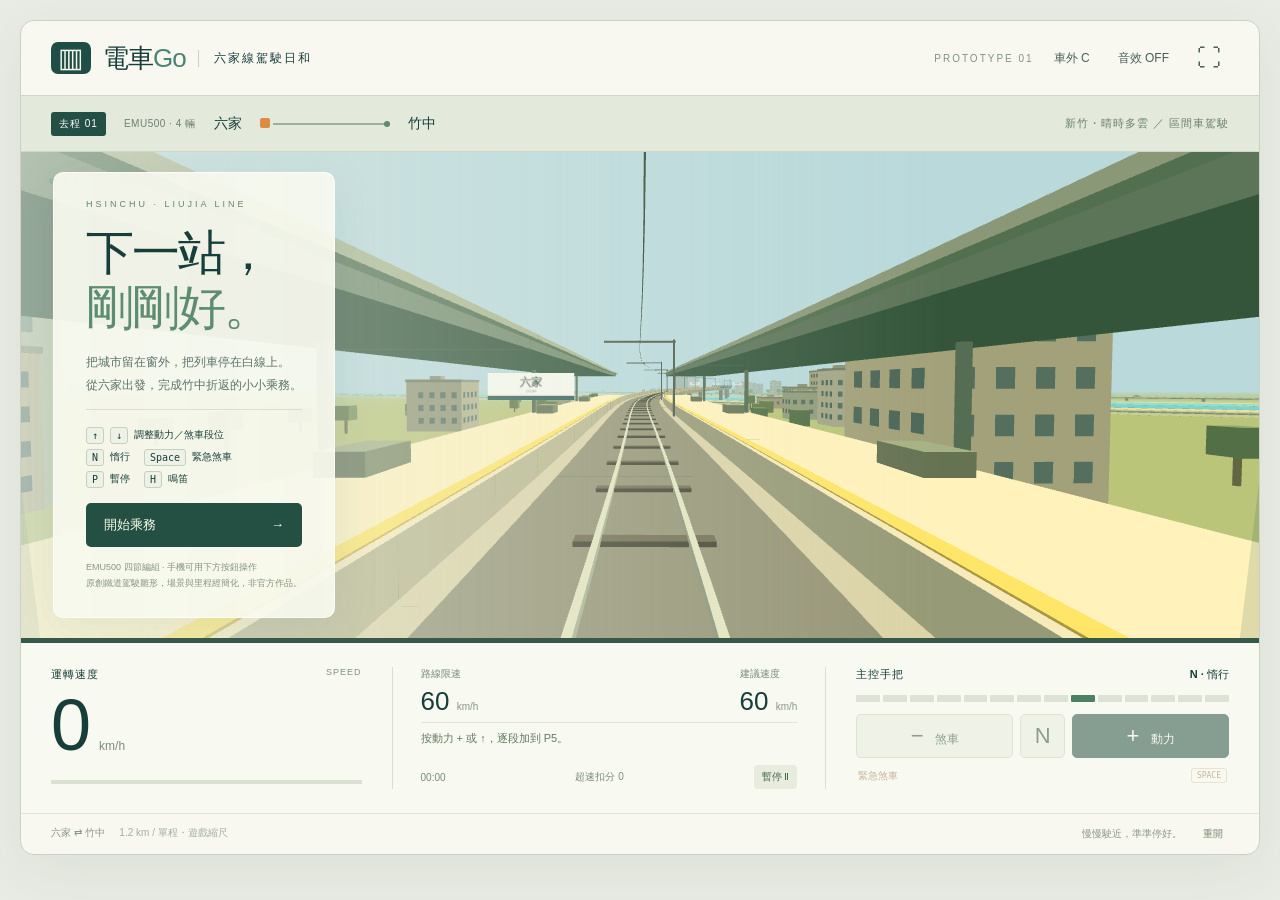
<file: train-go/index.html>
<!doctype html>
<html lang="zh-Hant">
<head>
<meta charset="utf-8"><meta name="viewport" content="width=device-width,initial-scale=1,viewport-fit=cover">
<meta name="theme-color" content="#173e3b"><meta name="description" content="電車Go：六家與竹中之間的迷你列車駕駛遊戲。操作加速與煞車，完成精準停站與折返。">
<title>電車Go — 六家線駕駛日和</title><link rel="stylesheet" href="style.css?v=route-3">
</head>
<body>
<main id="game">
<header><a class="brand" href="../" aria-label="回專案首頁"><span class="rail-icon">▥</span><b>電車<span>Go</span></b><small>六家線駕駛日和</small></a><div class="header-actions"><span class="prototype">PROTOTYPE 01</span><button id="sound" aria-label="開啟音效">音效 OFF</button><button id="fullscreen" aria-label="切換全螢幕">⛶</button></div></header>
<section class="journey"><div><span class="badge" id="leg">去程 01</span><span id="from">六家</span><span class="route-line"><i id="train-dot"></i></span><strong id="to">竹中</strong></div><p><span class="weather">新竹・晴時多雲 ／ 區間車駕駛</span><span class="mobile-train">EMU500 · 四節編組</span></p></section>
<section id="view" aria-label="列車前方的三維路線景觀"><canvas id="scene"></canvas><div class="view-label"><i></i> CAB VIEW <span>前方展望</span></div><div id="next-station"><small>NEXT STATION</small><b id="next-name">竹中</b><span id="remaining">1,200 <small>m</small></span></div><div id="message" role="status">準備好，開始今天的乘務。</div><div class="windshield-left"></div><div class="windshield-right"></div>
<div id="overlay"><div class="intro panel"><div class="eyebrow">HSINCHU · LIUJIA LINE</div><h1>下一站，<br><em>剛剛好。</em></h1><p class="intro-copy">把城市留在窗外，把列車停在白線上。<br>從六家出發，完成竹中折返的小小乘務。</p><div class="instructions"><div><kbd>↑</kbd><kbd>↓</kbd><span>調整動力／煞車段位</span></div><div><kbd>N</kbd><span>惰行</span><kbd>Space</kbd><span>緊急煞車</span></div><div><kbd>P</kbd><span>暫停</span><kbd>H</kbd><span>鳴笛</span></div></div><button id="start-btn" class="primary">開始乘務 <span>→</span></button><small class="note">手機可用下方按鈕操作 · 單程約 2 分鐘<br>原創鐵道駕駛雛形，場景與里程經簡化，非官方作品。</small></div></div>
<div id="modal" hidden><div class="panel result"><div class="eyebrow" id="result-tag">STATION ARRIVAL</div><h2 id="result-title"></h2><p id="result-copy"></p><div id="result-stats"></div><button id="continue-btn" class="primary"></button><button id="restart-modal" class="secondary">重新開始</button></div></div>
</section>
<section class="dashboard">
<div class="speed-section"><div class="label">運轉速度 <span>SPEED</span></div><div class="speed-value"><b id="speed">0</b><span>km/h</span></div><div class="speed-track"><i id="speed-bar"></i></div></div>
<div class="guidance"><div class="limits"><div><small>路線限速</small><strong>60 <span>km/h</span></strong></div><div><small>建議速度</small><strong id="recommended">60 <span>km/h</span></strong></div></div><div class="coach" id="coach">將手把推向動力，平穩出發。</div><div class="minor"><span id="timer">00:00</span><span id="score">乘務評分 —</span><button id="pause">暫停 Ⅱ</button></div></div>
<div class="handle-section"><div class="label">主控手把 <strong id="notch-label">N · 惰行</strong></div><div id="notches" aria-hidden="true"></div><div class="controls"><button id="brake" aria-label="增加煞車或減少動力">− <span>煞車</span></button><button id="neutral" aria-label="切換惰行">N</button><button id="power" aria-label="增加動力或減少煞車">+ <span>動力</span></button></div><button id="emergency">緊急煞車 <kbd>SPACE</kbd></button></div>
</section>
<footer><span>六家 ⇄ 竹中 <b>1.2 km / 單程・遊戲縮尺</b></span><span>慢慢駛近，準準停好。 <button id="restart">重開</button></span></footer>
</main><script type="module" src="game.js?v=route-3"></script>
</body></html>
</file>
<file: train-go/style.css>
:root{font-family:-apple-system,BlinkMacSystemFont,"Segoe UI","Noto Sans TC",sans-serif;color:#173e3b;background:#e9ece4;font-synthesis:none}*{box-sizing:border-box}body{margin:0;padding:20px}button,a{-webkit-tap-highlight-color:transparent}button{font:inherit;cursor:pointer;border:0;touch-action:manipulation}button:focus-visible,a:focus-visible{outline:3px solid #d78739;outline-offset:3px}button:disabled{opacity:.55;cursor:wait}button:hover{filter:brightness(.95)}#game{max-width:1440px;margin:auto;background:#f8f8f0;border:1px solid #cad2c7;box-shadow:0 16px 60px #244a3a12;border-radius:14px;overflow:hidden}header{height:74px;display:flex;align-items:center;justify-content:space-between;padding:0 30px}.brand{text-decoration:none;color:inherit;display:flex;align-items:center;gap:12px}.brand b{font-size:26px;letter-spacing:-1px}.brand b span{font-weight:500;color:#498574}.brand small{border-left:1px solid #c9d0c6;padding-left:15px;font-size:12px;letter-spacing:2px}.rail-icon{font-size:27px;background:#204d45;color:#f5f8ec;padding:0 7px;border-radius:7px}.header-actions{display:flex;gap:12px;align-items:center}.header-actions button{background:transparent;color:#476059;font-size:12px;padding:8px}.header-actions #fullscreen{font-size:24px}.prototype{font-size:10px;letter-spacing:2px;color:#809188}.journey{height:57px;background:#e3e9db;border-block:1px solid #cdd8c8;display:flex;justify-content:space-between;align-items:center;padding:0 30px;font-size:14px}.journey>div{display:flex;gap:18px;align-items:center}.badge{font-size:10px;padding:5px 8px;background:#244f45;color:#fff;letter-spacing:1px;border-radius:3px}.route-line{position:relative;width:130px;height:2px;background:#9aafa0}.route-line:before,.route-line:after{content:"";position:absolute;background:#628a70;width:6px;height:6px;border-radius:50%;top:-2px}.route-line:after{right:0}.route-line i{position:absolute;left:0;top:-5px;width:10px;height:10px;background:#dc8d41;box-shadow:0 0 0 3px #e3e9db;border-radius:2px}.journey p{font-size:11px;color:#6a8070;letter-spacing:1px}.journey p span{margin:0 12px}#view{height:clamp(350px,54vh,650px);position:relative;overflow:hidden;background:#b6d8db}canvas{width:100%;height:100%;display:block}.view-label{position:absolute;top:22px;left:28px;font:10px monospace;letter-spacing:2px;color:#284f4d;display:flex;align-items:center;gap:9px}.view-label i{height:6px;width:6px;background:#3f7b60;border-radius:50%}.view-label span{opacity:.65;font-size:10px}#next-station{position:absolute;top:20px;right:26px;background:#f9fcf0e8;border:1px solid #fff8;border-radius:8px;padding:16px 20px;min-width:155px;box-shadow:0 4px 18px #355b4920}#next-station>small{font-size:8px;letter-spacing:2px;color:#748b7c;display:block}#next-station b{font-size:24px;display:block;margin:3px 0 8px}#remaining{font-size:26px;font-variant-numeric:tabular-nums}#remaining small{font-size:12px}#message{position:absolute;bottom:25px;left:50%;transform:translateX(-50%);background:#1e443be8;color:#f7f7e9;border:1px solid #d6e8d638;border-radius:5px;padding:10px 22px;font-size:13px;white-space:nowrap;max-width:95%;text-align:center}.windshield-left,.windshield-right{position:absolute;bottom:-8px;width:20px;height:80%;background:#254f4626;pointer-events:none}.windshield-left{left:0;transform:rotate(-7deg);transform-origin:bottom}.windshield-right{right:0;transform:rotate(7deg);transform-origin:bottom}#overlay,#modal{position:absolute;inset:0;display:flex;align-items:center;padding:32px;background:linear-gradient(90deg,#e8efe98c,transparent 75%)}#modal{justify-content:center;background:#183b3b60;backdrop-filter:blur(5px);z-index:5}[hidden]{display:none!important}.panel{background:#f8f9eeed;border:1px solid #ffffffa6;border-radius:10px;padding:26px 32px;box-shadow:0 10px 50px #153c3a15}.intro{max-width:420px}.eyebrow{font-size:9px;letter-spacing:3px;color:#678476}h1{font-size:48px;line-height:1.15;letter-spacing:-2px;margin:16px 0}h1 em{color:#5d8d71;font-style:normal}.intro-copy{font-size:12px;line-height:1.9;color:#5d7269;margin:12px 0}.instructions{border-top:1px solid #d8dfd0;padding-top:12px;font-size:10px}.instructions>div{display:flex;align-items:center;gap:6px;margin:5px 0}.instructions span{margin-right:8px}kbd{font:10px monospace;border:1px solid #c5d0bf;border-radius:3px;padding:2px 5px;background:#eef1e6}.primary{width:100%;background:#244f43;color:#faffed;border-radius:5px;padding:13px 18px;margin-top:15px;font-weight:600;font-size:13px;display:flex;justify-content:space-between;align-items:center}.note{display:block;font-size:9px;line-height:1.8;color:#869386;margin-top:12px}.result{width:410px;text-align:center}.result h2{font-size:32px;margin:12px 0}.result p{font-size:13px;line-height:1.8;color:#587269}.result .primary{justify-content:center}#result-stats{display:flex;justify-content:center;gap:25px}#result-stats b{font-size:29px;display:block}#result-stats small{font-size:10px;color:#758876}.secondary{margin-top:10px;background:transparent;color:#718677;font-size:11px}.dashboard{display:grid;grid-template-columns:1fr 1.4fr 1.2fr;gap:30px;padding:24px 30px;background:#f8f9f1;border-top:5px solid #36594b}.label{font-size:11px;letter-spacing:1px;display:flex;justify-content:space-between}.label span{font-size:9px;color:#819481}.speed-value{display:flex;align-items:baseline;gap:12px}.speed-value b{font-size:72px;line-height:1.2;font-weight:400;font-variant-numeric:tabular-nums;letter-spacing:-4px}.speed-value span{font-size:12px;color:#7b8c7c}.speed-track{height:4px;background:#dce2d3;margin-top:12px}.speed-track i{display:block;height:100%;width:0;background:#548b72}.guidance{border-inline:1px solid #d9e0d2;padding:0 28px}.limits{display:flex;justify-content:space-between;gap:12px}.limits small{display:block;font-size:10px;color:#788c7c}.limits strong{display:block;font-size:26px;font-weight:500;margin:5px 0}.limits strong span{font-size:10px;color:#879786}.coach{font-size:11px;color:#617961;padding-top:8px;border-top:1px solid #e0e5d8;min-height:35px}.minor{display:flex;justify-content:space-between;gap:10px;align-items:center;font-size:10px;color:#7b8c7b;margin-top:8px;font-variant-numeric:tabular-nums}.minor button{font-size:10px;background:#e7ecdf;color:#47684d;padding:5px 8px;border-radius:4px}#notch-label{font-size:11px;letter-spacing:0}#notches{display:flex;gap:3px;margin:13px 0 12px}#notches i{height:7px;background:#dce3d5;flex:1;border-radius:1px}#notches i.active{background:#4d8166}#notches i.active.braking{background:#ce8c4e}.controls{display:grid;grid-template-columns:1fr 45px 1fr;gap:7px}.controls button{border:1px solid #c7d3be;background:#e7eddf;color:#365541;border-radius:5px;height:44px;font-size:22px}.controls #power{background:#285543;color:#f7f9ef;border-color:#285543}.controls span{font-size:12px;margin-left:5px}#emergency{display:flex;justify-content:space-between;align-items:center;width:100%;background:transparent;color:#a37d59;font-size:10px;padding:10px 2px 0}#emergency kbd{font-size:8px;background:transparent;border-color:#ddcfb8}footer{padding:12px 30px;border-top:1px solid #e2e5dc;display:flex;justify-content:space-between;font-size:10px;color:#8a9787}footer b{font-weight:400;margin-left:12px;color:#a4ada0}footer button{background:transparent;color:#788970;font-size:10px;margin-left:12px}.overspeed{color:#c27840}#game:fullscreen{max-width:none;border-radius:0;height:100vh;display:flex;flex-direction:column}#game:fullscreen #view{flex:1;height:auto;min-height:0}#game:fullscreen header{flex-shrink:0}#game:fullscreen .journey{flex-shrink:0}
@media(max-height:850px) and (min-width:761px){#overlay{padding:20px}.panel{padding:20px 26px}h1{font-size:39px;margin:10px 0}.intro-copy{margin:8px 0}.instructions{padding-top:7px}.note{margin-top:7px}}
@media(max-width:760px){body{padding:0}#game{border:0;border-radius:0}header{height:60px;padding:0 16px}.brand b{font-size:23px}.brand small,.prototype{display:none}.header-actions{gap:2px}.journey{height:48px;padding:0 16px}.journey>div{gap:12px}.route-line{width:75px}.journey p{font-size:9px;letter-spacing:0}.journey p span{margin:0 3px}#view{height:48vh;min-height:355px}.view-label{left:15px;top:14px}.view-label span{display:none}#next-station{right:12px;top:12px;padding:10px 13px;min-width:107px}#next-station b{font-size:19px;margin-bottom:4px}#remaining{font-size:22px}#overlay{padding:12px;align-items:center;background:#d9e7da35}.intro{width:280px;padding:18px 22px}h1{font-size:34px;line-height:1.12;margin:10px 0}.eyebrow{font-size:8px;letter-spacing:2px}.intro-copy{font-size:10px;line-height:1.7;margin:9px 0}.instructions{font-size:9px;padding-top:6px}.instructions>div{gap:4px}.instructions kbd{font-size:8px}.instructions span{margin-right:3px}.primary{margin-top:10px;padding:11px 14px}.note{font-size:8px;margin-top:8px}.dashboard{padding:18px 16px;gap:15px;grid-template-columns:1fr 1.4fr}.speed-value b{font-size:61px}.guidance{border:0;border-left:1px solid #d9e0d2;padding:0 0 0 15px}.label{font-size:10px}.label span{display:none}.limits strong{font-size:23px}.coach{font-size:10px}.minor{gap:5px;font-size:9px}.handle-section{grid-column:1/-1;display:grid;grid-template-columns:1fr 1fr;column-gap:20px}.handle-section .label{grid-column:1}.handle-section #notches{grid-column:1;margin:10px 0 0}.controls{grid-column:2;grid-row:1/3;grid-template-columns:1fr 35px 1fr;gap:5px}.controls button{height:48px}.controls span{font-size:10px;margin-left:0}#emergency{grid-column:1/-1;padding-top:12px;justify-content:center;gap:15px}#message{font-size:11px;padding:9px 13px;bottom:13px}footer{padding:12px 16px;font-size:9px}footer>span:last-child{font-size:0}footer button{font-size:10px}footer b{margin-left:5px}.result{padding:25px 20px}#modal{padding:20px}}
@media(max-height:520px) and (orientation:landscape){body{padding:0}header{height:45px}.journey{height:38px}#view{height:400px}.dashboard{padding:16px 25px}.intro{padding:18px 25px}h1{font-size:30px}}
.train-type{font-size:10px;color:#6d8373;letter-spacing:.5px}@media(max-width:760px){.train-type{display:none}.header-actions #camera{font-size:10px}}

#game[data-mode="ready"] #next-station,#game[data-mode="ready"] #message{visibility:hidden}.journey p .weather{margin:0}.mobile-train{display:none}@media(max-width:760px){.journey p .weather{display:none}.journey p .mobile-train{display:inline;margin:0;font-size:9px}}
#location-tag{position:absolute;left:28px;top:47px;display:flex;align-items:center;gap:8px;background:#f6f9edf0;border:1px solid #ffffff70;border-radius:4px;padding:7px 10px;font-size:12px;color:#31594f}#location-tag small{font-size:9px;color:#7a9383}#game[data-mode="ready"] #location-tag{visibility:hidden}@media(max-width:760px){#location-tag{left:14px;top:38px;font-size:10px;padding:6px 8px}#location-tag small{display:none}}
</file>
